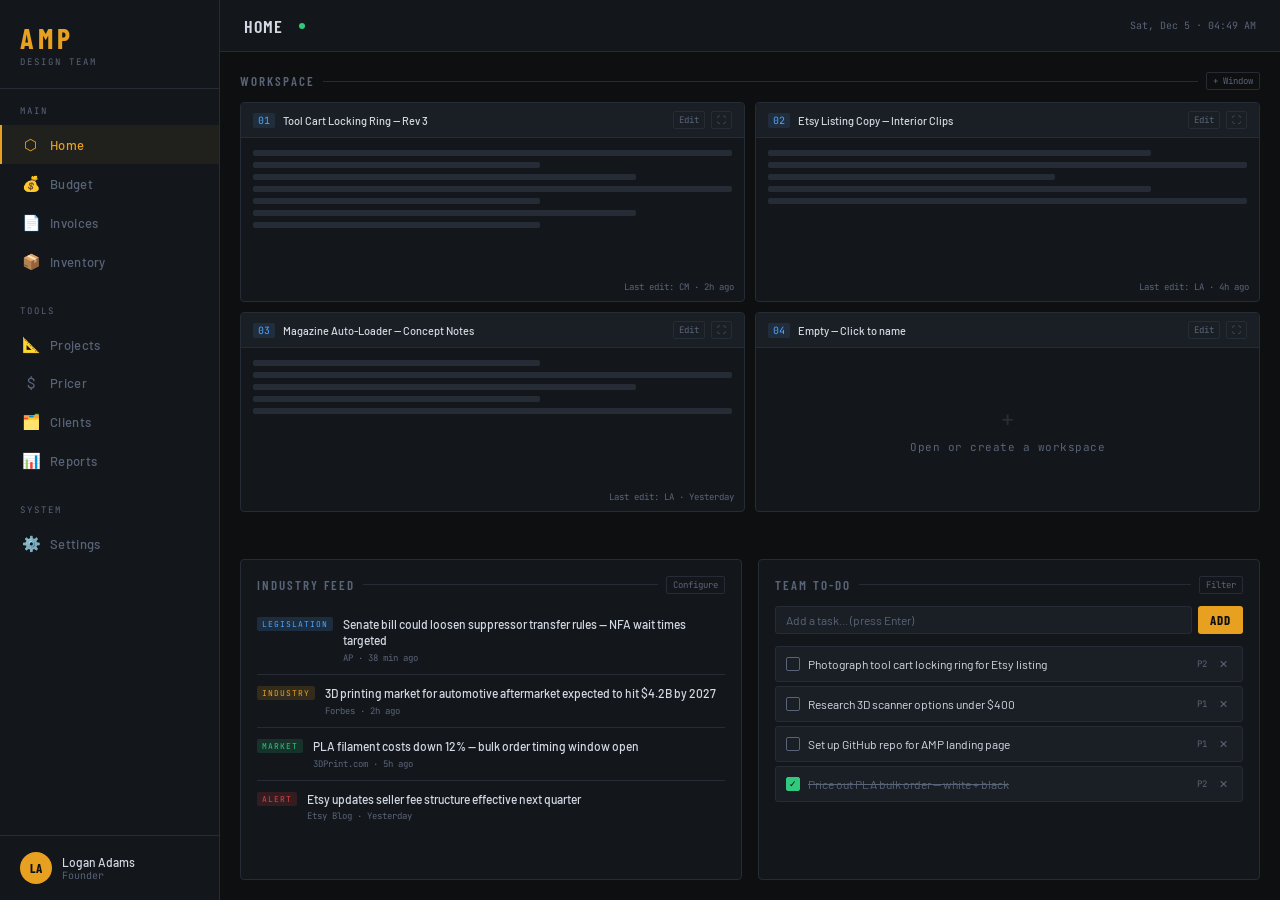
<file: index.html>
<!doctype html>
<html lang="en">
  <head>
    <meta charset="UTF-8" />
    <meta name="viewport" content="width=device-width, initial-scale=1.0" />
    <title>AMP Design Team — Dashboard</title>

    <!-- Fonts -->
    <link rel="preconnect" href="https://fonts.googleapis.com" />
    <link
      href="https://fonts.googleapis.com/css2?family=Barlow+Condensed:wght@400;600;700&family=JetBrains+Mono:wght@400;500&family=Barlow:wght@300;400;500&display=swap"
      rel="stylesheet"
    />

    <!-- Stylesheet -->
    <link rel="stylesheet" href="style.css" />
  </head>
  <body>
    <div class="shell">
      <!-- ── SIDEBAR ── -->
      <nav class="nav">
        <div class="nav-logo">
          <div class="amp">AMP</div>
          <div class="sub">Design Team</div>
        </div>

        <div class="nav-section">
          <div class="nav-label">Main</div>
          <a class="nav-item active"><span class="icon">⬡</span> Home</a>
          <a class="nav-item"><span class="icon">💰</span> Budget</a>
          <a class="nav-item"><span class="icon">📄</span> Invoices</a>
          <a class="nav-item"><span class="icon">📦</span> Inventory</a>
        </div>

        <div class="nav-section">
          <div class="nav-label">Tools</div>
          <a class="nav-item"><span class="icon">📐</span> Projects</a>
          <a href="part-pricer/pricer.html" class="nav-item"
            ><span class="icon">$</span> Pricer</a
          >
          <a class="nav-item"><span class="icon">🗂️</span> Clients</a>
          <a class="nav-item"><span class="icon">📊</span> Reports</a>
        </div>

        <div class="nav-section">
          <div class="nav-label">System</div>
          <a class="nav-item"><span class="icon">⚙️</span> Settings</a>
        </div>

        <div class="nav-bottom">
          <div class="avatar">LA</div>
          <div class="nav-user">
            <div class="name">Logan Adams</div>
            <div class="role">Founder</div>
          </div>
        </div>
      </nav>

      <!-- ── MAIN CONTENT ── -->
      <div class="main">
        <div class="topbar">
          <div class="topbar-title">HOME</div>
          <div class="topbar-dot"></div>
          <div class="topbar-date" id="clock"></div>
        </div>

        <div class="content">
          <!-- WORKSPACE WINDOWS -->
          <div class="workspace-panel">
            <div class="section-head">
              <h2>Workspace</h2>
              <div class="line"></div>
              <div class="pill">+ Window</div>
            </div>

            <div class="workspace-grid" id="workspaceGrid">
              <div class="workspace-window">
                <div class="win-header">
                  <span class="win-num">01</span>
                  <span class="win-title">Tool Cart Locking Ring — Rev 3</span>
                  <div class="win-controls">
                    <div class="win-btn">Edit</div>
                    <div class="win-btn">⛶</div>
                  </div>
                </div>
                <div class="win-body active">
                  <div class="fake-doc">
                    <div class="fake-line"></div>
                    <div class="fake-line short"></div>
                    <div class="fake-line med"></div>
                    <div class="fake-line"></div>
                    <div class="fake-line short"></div>
                    <div class="fake-line med"></div>
                    <div class="fake-line short"></div>
                  </div>
                </div>
                <div class="last-edit">Last edit: CM · 2h ago</div>
              </div>

              <div class="workspace-window">
                <div class="win-header">
                  <span class="win-num">02</span>
                  <span class="win-title"
                    >Etsy Listing Copy — Interior Clips</span
                  >
                  <div class="win-controls">
                    <div class="win-btn">Edit</div>
                    <div class="win-btn">⛶</div>
                  </div>
                </div>
                <div class="win-body active">
                  <div class="fake-doc">
                    <div class="fake-line med"></div>
                    <div class="fake-line"></div>
                    <div class="fake-line short"></div>
                    <div class="fake-line med"></div>
                    <div class="fake-line"></div>
                  </div>
                </div>
                <div class="last-edit">Last edit: LA · 4h ago</div>
              </div>

              <div class="workspace-window">
                <div class="win-header">
                  <span class="win-num">03</span>
                  <span class="win-title"
                    >Magazine Auto-Loader — Concept Notes</span
                  >
                  <div class="win-controls">
                    <div class="win-btn">Edit</div>
                    <div class="win-btn">⛶</div>
                  </div>
                </div>
                <div class="win-body active">
                  <div class="fake-doc">
                    <div class="fake-line short"></div>
                    <div class="fake-line"></div>
                    <div class="fake-line med"></div>
                    <div class="fake-line short"></div>
                    <div class="fake-line"></div>
                  </div>
                </div>
                <div class="last-edit">Last edit: LA · Yesterday</div>
              </div>

              <div class="workspace-window">
                <div class="win-header">
                  <span class="win-num">04</span>
                  <span class="win-title" contenteditable="true"
                    >Empty — Click to name</span
                  >
                  <div class="win-controls">
                    <div class="win-btn">Edit</div>
                    <div class="win-btn">⛶</div>
                  </div>
                </div>
                <div class="win-body empty">
                  <span class="win-empty-icon">+</span>
                  <span>Open or create a workspace</span>
                </div>
              </div>
            </div>
          </div>

          <!-- INDUSTRY NEWS FEED -->
          <div class="bottom-left card">
            <div class="section-head">
              <h2>Industry Feed</h2>
              <div class="line"></div>
              <div class="pill">Configure</div>
            </div>

            <div class="news-feed">
              <div class="news-item">
                <div class="news-tag tag-law">Legislation</div>
                <div class="news-content">
                  <div class="news-title">
                    Senate bill could loosen suppressor transfer rules — NFA
                    wait times targeted
                  </div>
                  <div class="news-meta">AP · 38 min ago</div>
                </div>
              </div>

              <div class="news-item">
                <div class="news-tag tag-industry">Industry</div>
                <div class="news-content">
                  <div class="news-title">
                    3D printing market for automotive aftermarket expected to
                    hit $4.2B by 2027
                  </div>
                  <div class="news-meta">Forbes · 2h ago</div>
                </div>
              </div>

              <div class="news-item">
                <div class="news-tag tag-market">Market</div>
                <div class="news-content">
                  <div class="news-title">
                    PLA filament costs down 12% — bulk order timing window open
                  </div>
                  <div class="news-meta">3DPrint.com · 5h ago</div>
                </div>
              </div>

              <div class="news-item">
                <div class="news-tag tag-alert">Alert</div>
                <div class="news-content">
                  <div class="news-title">
                    Etsy updates seller fee structure effective next quarter
                  </div>
                  <div class="news-meta">Etsy Blog · Yesterday</div>
                </div>
              </div>
            </div>
          </div>

          <!-- TEAM TO-DO -->
          <div class="bottom-right card">
            <div class="section-head">
              <h2>Team To-Do</h2>
              <div class="line"></div>
              <div class="pill">Filter</div>
            </div>

            <div class="todo-input-row">
              <input
                class="todo-input"
                id="todoInput"
                type="text"
                placeholder="Add a task... (press Enter)"
              />
              <button class="todo-add-btn" onclick="addTodo()">ADD</button>
            </div>

            <div class="todo-list" id="todoList">
              <!-- Populated by app.js -->
            </div>
          </div>
        </div>
      </div>
    </div>

    <!-- JavaScript -->
    <script src="app.js"></script>
  </body>
</html>
</file>
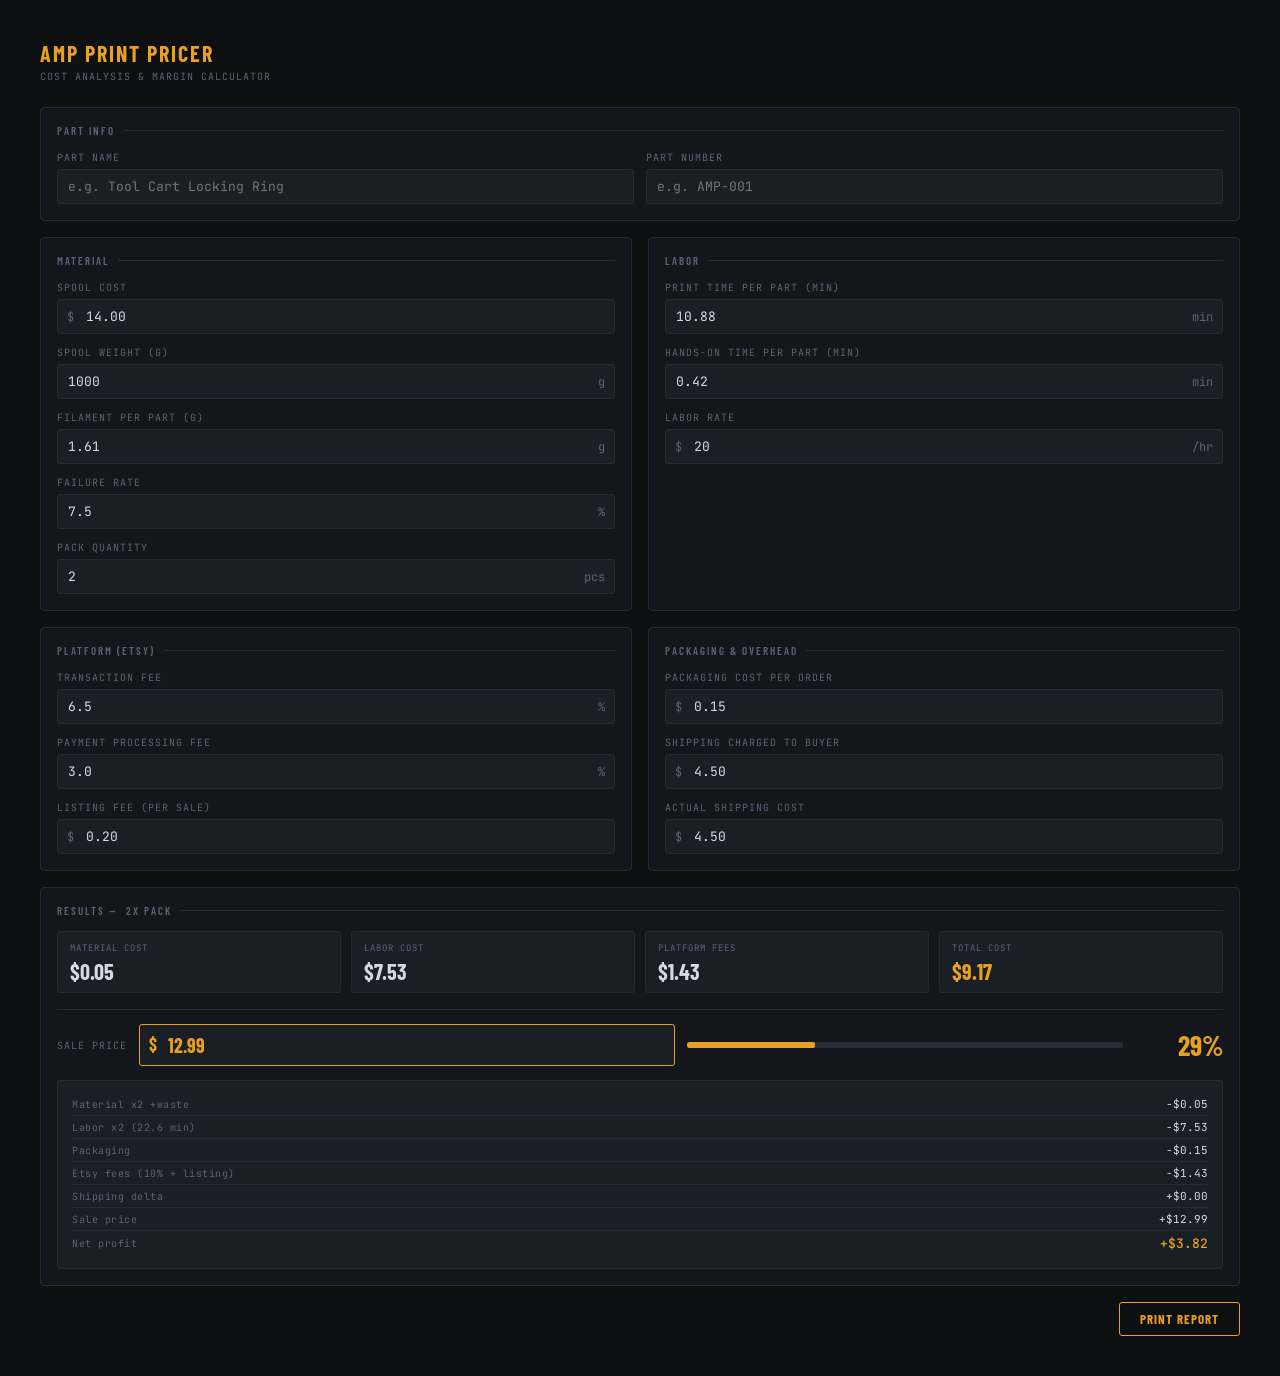
<file: part-pricer/pricer.html>
<!DOCTYPE html>
<html lang="en">
<head>
<meta charset="UTF-8"/>
<meta name="viewport" content="width=device-width, initial-scale=1.0"/>
<title>AMP Print Pricer</title>
<link href="https://fonts.googleapis.com/css2?family=Barlow+Condensed:wght@400;600;700&family=JetBrains+Mono:wght@400;500&family=Barlow:wght@300;400;500&display=swap" rel="stylesheet"/>
<link rel="stylesheet" href="pricer.css"/>
</head>
<body>

<div class="no-print">
<h1>AMP Print Pricer</h1>
<div class="sub">Cost analysis & margin calculator</div>

<div class="print-card">
  <div class="card-title">Part info</div>
  <div class="print-fields">
    <div class="field" style="margin-bottom:0">
      <label>Part name</label>
      <input type="text" id="partName" placeholder="e.g. Tool Cart Locking Ring" oninput="calc()"/>
    </div>
    <div class="field" style="margin-bottom:0">
      <label>Part number</label>
      <input type="text" id="partNumber" placeholder="e.g. AMP-001" oninput="calc()"/>
    </div>
  </div>
</div>

<div class="grid">
  <div class="card">
    <div class="card-title">Material</div>
    <div class="field">
      <label>Spool cost</label>
      <div class="input-wrap"><span class="prefix">$</span><input type="number" id="spoolCost" value="14.00" step="0.01" oninput="calc()"/></div>
    </div>
    <div class="field">
      <label>Spool weight (g)</label>
      <div class="input-wrap"><input type="number" id="spoolWeight" value="1000" step="1" class="no-prefix has-suffix-short"/><span class="suffix">g</span></div>
    </div>
    <div class="field">
      <label>Filament per part (g)</label>
      <div class="input-wrap"><input type="number" id="filamentPerPart" value="1.61" step="0.01" class="no-prefix has-suffix-short"/><span class="suffix">g</span></div>
    </div>
    <div class="field">
      <label>Failure rate</label>
      <div class="input-wrap"><input type="number" id="failureRate" value="7.5" step="0.5" class="no-prefix has-suffix-short"/><span class="suffix">%</span></div>
    </div>
    <div class="field">
      <label>Pack quantity</label>
      <div class="input-wrap"><input type="number" id="packQty" value="2" step="1" min="1" class="no-prefix has-suffix-short" oninput="calc()"/><span class="suffix">pcs</span></div>
    </div>
  </div>

  <div class="card">
    <div class="card-title">Labor</div>
    <div class="field">
      <label>Print time per part (min)</label>
      <div class="input-wrap"><input type="number" id="printTime" value="10.88" step="0.1" class="no-prefix has-suffix-short"/><span class="suffix">min</span></div>
    </div>
    <div class="field">
      <label>Hands-on time per part (min)</label>
      <div class="input-wrap"><input type="number" id="handTime" value="0.42" step="0.01" class="no-prefix has-suffix-short"/><span class="suffix">min</span></div>
    </div>
    <div class="field">
      <label>Labor rate</label>
      <div class="input-wrap"><span class="prefix">$</span><input type="number" id="laborRate" value="20" step="1" class="has-suffix" oninput="calc()"/><span class="suffix">/hr</span></div>
    </div>
  </div>

  <div class="card">
    <div class="card-title">Platform (Etsy)</div>
    <div class="field">
      <label>Transaction fee</label>
      <div class="input-wrap"><input type="number" id="txFee" value="6.5" step="0.1" class="no-prefix has-suffix-short"/><span class="suffix">%</span></div>
    </div>
    <div class="field">
      <label>Payment processing fee</label>
      <div class="input-wrap"><input type="number" id="payFee" value="3.0" step="0.1" class="no-prefix has-suffix-short"/><span class="suffix">%</span></div>
    </div>
    <div class="field">
      <label>Listing fee (per sale)</label>
      <div class="input-wrap"><span class="prefix">$</span><input type="number" id="listingFee" value="0.20" step="0.01" oninput="calc()"/></div>
    </div>
  </div>

  <div class="card">
    <div class="card-title">Packaging & overhead</div>
    <div class="field">
      <label>Packaging cost per order</label>
      <div class="input-wrap"><span class="prefix">$</span><input type="number" id="packagingCost" value="0.15" step="0.01" oninput="calc()"/></div>
    </div>
    <div class="field">
      <label>Shipping charged to buyer</label>
      <div class="input-wrap"><span class="prefix">$</span><input type="number" id="shippingCharged" value="4.50" step="0.25" oninput="calc()"/></div>
    </div>
    <div class="field">
      <label>Actual shipping cost</label>
      <div class="input-wrap"><span class="prefix">$</span><input type="number" id="shippingActual" value="4.50" step="0.25" oninput="calc()"/></div>
    </div>
  </div>
</div>

<div class="results">
  <div class="results-title">Results — <span id="packLabel">2x pack</span></div>
  <div class="results-grid">
    <div class="metric"><div class="metric-label">Material cost</div><div class="metric-value" id="rMaterial">—</div></div>
    <div class="metric"><div class="metric-label">Labor cost</div><div class="metric-value" id="rLabor">—</div></div>
    <div class="metric"><div class="metric-label">Platform fees</div><div class="metric-value" id="rFees">—</div></div>
    <div class="metric"><div class="metric-label">Total cost</div><div class="metric-value accent" id="rTotal">—</div></div>
  </div>

  <div class="price-row">
    <div class="price-label">Sale price</div>
    <div class="price-input-wrap"><span class="price-prefix">$</span><input type="number" id="salePrice" value="12.99" step="0.01" oninput="calc()"/></div>
    <div style="display:flex;align-items:center;gap:10px;flex:1;justify-content:flex-end">
      <div class="margin-bar-wrap"><div class="margin-bar" id="marginBar"></div></div>
      <div class="margin-display" id="marginDisplay">—</div>
    </div>
  </div>

  <div class="breakdown" id="breakdown"></div>
</div>

<div style="display:flex;justify-content:flex-end">
  <button class="print-btn no-print" onclick="printReport()">Print report</button>
</div>
</div>

<div class="print-only" id="printReport"></div>

<script src="pricer.js"></script>
</body>
</html>
</file>
<file: style.css>
*, *::before, *::after {
  box-sizing: border-box;
  margin: 0;
  padding: 0;
}

/* ── CSS VARIABLES ── */
:root {
  --bg:       #0d0f11;
  --surface:  #13171c;
  --surface2: #1a1f26;
  --border:   #252c36;
  --accent:   #e8a020;
  --accent2:  #4da6ff;
  --danger:   #e84040;
  --success:  #30c97e;
  --text:     #d4dae4;
  --muted:    #5a6478;
  --nav-w:    220px;
}

/* ── BASE ── */
html, body {
  height: 100%;
  background: var(--bg);
  color: var(--text);
  font-family: 'Barlow', sans-serif;
  font-size: 14px;
  overflow: hidden;
}

/* ── LAYOUT ── */
.shell {
  display: flex;
  height: 100vh;
}

/* ── SCROLLBAR ── */
::-webkit-scrollbar { width: 4px; }
::-webkit-scrollbar-track { background: transparent; }
::-webkit-scrollbar-thumb { background: var(--border); border-radius: 2px; }

/* ── ANIMATIONS ── */
@keyframes pulse {
  0%, 100% { opacity: 1; }
  50%       { opacity: 0.4; }
}

@keyframes fadeUp {
  from { opacity: 0; transform: translateY(8px); }
  to   { opacity: 1; transform: translateY(0); }
}

/* ── SIDEBAR NAV ── */
.nav {
  width: var(--nav-w);
  background: var(--surface);
  border-right: 1px solid var(--border);
  display: flex;
  flex-direction: column;
  flex-shrink: 0;
}

.nav-logo {
  padding: 24px 20px 20px;
  border-bottom: 1px solid var(--border);
}

.nav-logo .amp {
  font-family: 'Barlow Condensed', sans-serif;
  font-size: 28px;
  font-weight: 700;
  letter-spacing: 4px;
  color: var(--accent);
  line-height: 1;
}

.nav-logo .sub {
  font-family: 'JetBrains Mono', monospace;
  font-size: 9px;
  letter-spacing: 2px;
  color: var(--muted);
  text-transform: uppercase;
  margin-top: 4px;
}

.nav-section {
  padding: 16px 0 8px;
}

.nav-label {
  font-family: 'JetBrains Mono', monospace;
  font-size: 9px;
  letter-spacing: 2px;
  color: var(--muted);
  padding: 0 20px 8px;
  text-transform: uppercase;
}

.nav-item {
  display: flex;
  align-items: center;
  gap: 10px;
  padding: 10px 20px;
  cursor: pointer;
  color: var(--muted);
  font-size: 13px;
  font-weight: 500;
  letter-spacing: 0.3px;
  border-left: 2px solid transparent;
  transition: all 0.15s;
  text-decoration: none;
}

.nav-item:hover {
  color: var(--text);
  background: var(--surface2);
}

.nav-item.active {
  color: var(--accent);
  border-left-color: var(--accent);
  background: rgba(232, 160, 32, 0.06);
}

.nav-item .icon {
  font-size: 15px;
  width: 18px;
  text-align: center;
}

.nav-item .badge {
  margin-left: auto;
  background: var(--danger);
  color: #fff;
  font-family: 'JetBrains Mono', monospace;
  font-size: 9px;
  padding: 1px 5px;
  border-radius: 2px;
}

.nav-bottom {
  margin-top: auto;
  border-top: 1px solid var(--border);
  padding: 16px 20px;
  display: flex;
  align-items: center;
  gap: 10px;
}

.avatar {
  width: 32px;
  height: 32px;
  border-radius: 50%;
  background: var(--accent);
  display: flex;
  align-items: center;
  justify-content: center;
  font-family: 'Barlow Condensed', sans-serif;
  font-weight: 700;
  font-size: 13px;
  color: var(--bg);
  flex-shrink: 0;
}

.nav-user .name {
  font-size: 12px;
  font-weight: 500;
  color: var(--text);
}

.nav-user .role {
  font-size: 10px;
  color: var(--muted);
  font-family: 'JetBrains Mono', monospace;
}

/* ── MAIN AREA ── */
.main {
  flex: 1;
  display: flex;
  flex-direction: column;
  overflow: hidden;
}

.topbar {
  height: 52px;
  border-bottom: 1px solid var(--border);
  display: flex;
  align-items: center;
  padding: 0 24px;
  gap: 16px;
  background: var(--surface);
  flex-shrink: 0;
}

.topbar-title {
  font-family: 'Barlow Condensed', sans-serif;
  font-size: 18px;
  font-weight: 600;
  letter-spacing: 1px;
  color: var(--text);
}

.topbar-date {
  font-family: 'JetBrains Mono', monospace;
  font-size: 10px;
  color: var(--muted);
  margin-left: auto;
}

.topbar-dot {
  width: 6px;
  height: 6px;
  border-radius: 50%;
  background: var(--success);
  animation: pulse 2s infinite;
}

/* ── CONTENT GRID ── */
.content {
  flex: 1;
  overflow-y: auto;
  padding: 20px;
  display: grid;
  gap: 16px;
  grid-template-columns: 1fr 1fr;
  grid-template-rows: auto auto;
}

/* ── SECTION HEADERS ── */
.section-head {
  display: flex;
  align-items: center;
  gap: 8px;
  margin-bottom: 12px;
}

.section-head h2 {
  font-family: 'Barlow Condensed', sans-serif;
  font-size: 13px;
  font-weight: 600;
  letter-spacing: 2px;
  text-transform: uppercase;
  color: var(--muted);
}

.section-head .line {
  flex: 1;
  height: 1px;
  background: var(--border);
}

.section-head .pill {
  font-family: 'JetBrains Mono', monospace;
  font-size: 9px;
  padding: 2px 6px;
  border: 1px solid var(--border);
  border-radius: 2px;
  color: var(--muted);
  cursor: pointer;
  transition: all 0.15s;
}

.section-head .pill:hover {
  border-color: var(--accent);
  color: var(--accent);
}

/* ── CARD ── */
.card {
  background: var(--surface);
  border: 1px solid var(--border);
  border-radius: 4px;
  padding: 16px;
  animation: fadeUp 0.3s ease both;
}

.card:nth-child(2) { animation-delay: 0.05s; }
.card:nth-child(3) { animation-delay: 0.10s; }

/* ── WORKSPACE PANEL ── */
.workspace-panel {
  grid-column: 1 / -1;
}

.workspace-grid {
  display: grid;
  grid-template-columns: 1fr 1fr;
  gap: 10px;
}

.workspace-window {
  background: var(--surface);
  border: 1px solid var(--border);
  border-radius: 4px;
  height: 200px;
  display: flex;
  flex-direction: column;
  overflow: hidden;
  transition: border-color 0.2s;
  position: relative;
  animation: fadeUp 0.3s ease both;
}

.workspace-window:hover {
  border-color: var(--accent2);
}

.win-header {
  display: flex;
  align-items: center;
  padding: 8px 12px;
  border-bottom: 1px solid var(--border);
  background: var(--surface2);
  gap: 8px;
  flex-shrink: 0;
}

.win-num {
  font-family: 'JetBrains Mono', monospace;
  font-size: 10px;
  color: var(--accent2);
  background: rgba(77, 166, 255, 0.1);
  padding: 1px 5px;
  border-radius: 2px;
}

.win-title {
  font-size: 11px;
  font-weight: 500;
  color: var(--text);
  flex: 1;
}

.win-controls {
  display: flex;
  gap: 6px;
}

.win-btn {
  font-family: 'JetBrains Mono', monospace;
  font-size: 9px;
  color: var(--muted);
  cursor: pointer;
  padding: 2px 5px;
  border: 1px solid var(--border);
  border-radius: 2px;
  transition: all 0.15s;
}

.win-btn:hover {
  color: var(--text);
  border-color: var(--muted);
}

.win-body {
  flex: 1;
  padding: 12px;
  display: flex;
  align-items: center;
  justify-content: center;
  color: var(--muted);
  font-size: 11px;
  font-family: 'JetBrains Mono', monospace;
  text-align: center;
  letter-spacing: 0.5px;
}

.win-body.active {
  align-items: flex-start;
  justify-content: flex-start;
}

/* Empty window state */
.win-body.empty {
  flex-direction: column;
  gap: 6px;
}

.win-empty-icon {
  font-size: 22px;
  opacity: 0.3;
}

/* Fake document placeholder lines */
.fake-doc { width: 100%; }

.fake-line {
  height: 6px;
  background: var(--border);
  border-radius: 2px;
  margin-bottom: 6px;
}

.fake-line.short { width: 60%; }
.fake-line.med   { width: 80%; }

.last-edit {
  position: absolute;
  bottom: 8px;
  right: 10px;
  font-family: 'JetBrains Mono', monospace;
  font-size: 9px;
  color: var(--muted);
}

/* ── BOTTOM PANELS ── */
.bottom-left,
.bottom-right {
  display: flex;
  flex-direction: column;
}

/* ── NEWS FEED ── */
.news-feed {
  flex: 1;
}

.news-item {
  display: flex;
  gap: 10px;
  padding: 10px 0;
  border-bottom: 1px solid var(--border);
  cursor: pointer;
  transition: all 0.15s;
}

.news-item:hover .news-title {
  color: var(--accent);
}

.news-item:last-child {
  border-bottom: none;
}

.news-tag {
  font-family: 'JetBrains Mono', monospace;
  font-size: 8px;
  letter-spacing: 1px;
  padding: 2px 5px;
  border-radius: 2px;
  text-transform: uppercase;
  flex-shrink: 0;
  align-self: flex-start;
  margin-top: 1px;
}

.tag-law      { background: rgba(77,  166, 255, 0.15); color: var(--accent2);  }
.tag-market   { background: rgba(48,  201, 126, 0.15); color: var(--success);  }
.tag-alert    { background: rgba(232,  64,  64, 0.15); color: var(--danger);   }
.tag-industry { background: rgba(232, 160,  32, 0.15); color: var(--accent);   }

.news-content {
  flex: 1;
}

.news-title {
  font-size: 12px;
  font-weight: 500;
  color: var(--text);
  line-height: 1.4;
  margin-bottom: 3px;
  transition: color 0.15s;
}

.news-meta {
  font-family: 'JetBrains Mono', monospace;
  font-size: 9px;
  color: var(--muted);
}

/* ── TO-DO ── */
.todo-input-row {
  display: flex;
  gap: 6px;
  margin-bottom: 12px;
}

.todo-input {
  flex: 1;
  background: var(--surface2);
  border: 1px solid var(--border);
  border-radius: 3px;
  padding: 6px 10px;
  color: var(--text);
  font-size: 12px;
  font-family: 'Barlow', sans-serif;
  outline: none;
  transition: border-color 0.15s;
}

.todo-input:focus {
  border-color: var(--accent);
}

.todo-input::placeholder {
  color: var(--muted);
}

.todo-add-btn {
  background: var(--accent);
  border: none;
  border-radius: 3px;
  padding: 6px 12px;
  color: var(--bg);
  font-family: 'Barlow Condensed', sans-serif;
  font-size: 13px;
  font-weight: 700;
  letter-spacing: 1px;
  cursor: pointer;
  transition: opacity 0.15s;
}

.todo-add-btn:hover {
  opacity: 0.85;
}

.todo-list {
  display: flex;
  flex-direction: column;
  gap: 4px;
}

.todo-item {
  display: flex;
  align-items: center;
  gap: 8px;
  padding: 8px 10px;
  background: var(--surface2);
  border: 1px solid var(--border);
  border-radius: 3px;
  transition: all 0.15s;
}

.todo-item:hover {
  background: #1e2530;
}

.todo-cb {
  width: 14px;
  height: 14px;
  border: 1px solid var(--muted);
  border-radius: 2px;
  cursor: pointer;
  flex-shrink: 0;
  display: flex;
  align-items: center;
  justify-content: center;
  transition: all 0.15s;
}

.todo-item.done .todo-cb {
  background: var(--success);
  border-color: var(--success);
}

.todo-item.done .todo-cb::after {
  content: '✓';
  font-size: 9px;
  color: var(--bg);
}

.todo-text {
  flex: 1;
  font-size: 12px;
  color: var(--text);
  transition: all 0.15s;
}

.todo-item.done .todo-text {
  text-decoration: line-through;
  color: var(--muted);
}

.todo-who {
  font-family: 'JetBrains Mono', monospace;
  font-size: 9px;
  color: var(--muted);
  flex-shrink: 0;
}

.todo-del {
  font-size: 11px;
  color: var(--muted);
  cursor: pointer;
  padding: 2px 4px;
  border-radius: 2px;
  transition: all 0.15s;
  flex-shrink: 0;
}

.todo-del:hover {
  color: var(--danger);
  background: rgba(232, 64, 64, 0.1);
}
</file>
<file: part-pricer/pricer.css>
*,*::before,*::after{box-sizing:border-box;margin:0;padding:0}

/* ── CSS VARIABLES ── */
:root{
  --bg:#0d0f11;
  --surface:#13171c;
  --surface2:#1a1f26;
  --border:#252c36;
  --accent:#e8a020;
  --accent2:#4da6ff;
  --success:#30c97e;
  --danger:#e84040;
  --text:#d4dae4;
  --muted:#5a6478;
}

/* ── BASE ── */
html,body{
  background:var(--bg);
  color:var(--text);
  font-family:'Barlow',sans-serif;
  font-size:14px;
  min-height:100vh;
  padding:20px;
}

/* ── HEADINGS ── */
h1{
  font-family:'Barlow Condensed',sans-serif;
  font-size:22px;
  font-weight:700;
  letter-spacing:2px;
  color:var(--accent);
  text-transform:uppercase;
  margin-bottom:4px;
}

.sub{
  font-family:'JetBrains Mono',monospace;
  font-size:10px;
  color:var(--muted);
  letter-spacing:1px;
  text-transform:uppercase;
  margin-bottom:24px;
}

/* ── LAYOUT ── */
.grid{
  display:grid;
  grid-template-columns:1fr 1fr;
  gap:16px;
  margin-bottom:16px;
}

/* ── CARDS ── */
.card,
.print-card,
.results{
  background:var(--surface);
  border:1px solid var(--border);
  border-radius:4px;
  padding:16px;
}

.print-card{margin-bottom:16px;}
.results{margin-bottom:16px;}

.card-title,
.results-title{
  font-family:'Barlow Condensed',sans-serif;
  font-size:11px;
  font-weight:600;
  letter-spacing:2px;
  text-transform:uppercase;
  color:var(--muted);
  margin-bottom:14px;
  display:flex;
  align-items:center;
  gap:8px;
}

.card-title::after,
.results-title::after{
  content:'';
  flex:1;
  height:1px;
  background:var(--border);
}

/* ── FIELDS ── */
.field{margin-bottom:12px;}
.field:last-child{margin-bottom:0;}

label{
  display:block;
  font-family:'JetBrains Mono',monospace;
  font-size:10px;
  color:var(--muted);
  letter-spacing:1px;
  margin-bottom:5px;
  text-transform:uppercase;
}

/* ── INPUTS ── */
.input-wrap{
  position:relative;
  display:flex;
  align-items:center;
}

.prefix{
  position:absolute;
  left:10px;
  font-family:'JetBrains Mono',monospace;
  font-size:12px;
  color:var(--muted);
  pointer-events:none;
}

.suffix{
  position:absolute;
  right:10px;
  font-family:'JetBrains Mono',monospace;
  font-size:12px;
  color:var(--muted);
  pointer-events:none;
}

input[type=number],
input[type=text]{
  width:100%;
  background:var(--surface2);
  border:1px solid var(--border);
  border-radius:3px;
  color:var(--text);
  font-family:'JetBrains Mono',monospace;
  font-size:13px;
  outline:none;
  transition:border-color 0.15s;
  -moz-appearance:textfield;
}

input[type=number]{padding:8px 32px 8px 28px;}
input[type=text]{padding:8px 10px;}

input[type=number]:focus,
input[type=text]:focus{border-color:var(--accent);}

input[type=number]::-webkit-outer-spin-button,
input[type=number]::-webkit-inner-spin-button{-webkit-appearance:none;}

input.no-prefix{padding-left:10px;}
input.has-suffix{padding-right:52px;padding-left:28px;}
input.has-suffix-short{padding-right:32px;padding-left:10px;}

/* ── PART INFO GRID ── */
.print-fields{
  display:grid;
  grid-template-columns:1fr 1fr;
  gap:12px;
}

/* ── RESULTS ── */
.results-grid{
  display:grid;
  grid-template-columns:repeat(4,1fr);
  gap:10px;
  margin-bottom:16px;
}

.metric{
  background:var(--surface2);
  border:1px solid var(--border);
  border-radius:3px;
  padding:10px 12px;
}

.metric-label{
  font-family:'JetBrains Mono',monospace;
  font-size:9px;
  color:var(--muted);
  letter-spacing:1px;
  text-transform:uppercase;
  margin-bottom:6px;
}

.metric-value{
  font-family:'Barlow Condensed',sans-serif;
  font-size:22px;
  font-weight:700;
  color:var(--text);
  line-height:1;
}

.metric-value.accent{color:var(--accent);}

/* ── SALE PRICE ROW ── */
.price-row{
  display:flex;
  align-items:center;
  gap:12px;
  padding-top:14px;
  border-top:1px solid var(--border);
  margin-bottom:14px;
}

.price-label{
  font-family:'JetBrains Mono',monospace;
  font-size:10px;
  color:var(--muted);
  letter-spacing:1px;
  text-transform:uppercase;
  white-space:nowrap;
}

.price-input-wrap{
  position:relative;
  display:flex;
  align-items:center;
  flex:1;
}

input#salePrice{
  width:100%;
  background:var(--surface2);
  border:1px solid var(--accent);
  border-radius:3px;
  padding:8px 10px 8px 28px;
  color:var(--accent);
  font-family:'Barlow Condensed',sans-serif;
  font-size:20px;
  font-weight:700;
  outline:none;
  -moz-appearance:textfield;
}

input#salePrice::-webkit-outer-spin-button,
input#salePrice::-webkit-inner-spin-button{-webkit-appearance:none;}

.price-prefix{
  position:absolute;
  left:10px;
  font-family:'Barlow Condensed',sans-serif;
  font-size:18px;
  font-weight:700;
  color:var(--accent);
  pointer-events:none;
}

/* ── MARGIN BAR ── */
.margin-display{
  font-family:'Barlow Condensed',sans-serif;
  font-size:28px;
  font-weight:700;
  min-width:90px;
  text-align:right;
}

.margin-bar-wrap{
  flex:1;
  background:var(--border);
  border-radius:2px;
  height:6px;
  overflow:hidden;
}

.margin-bar{
  height:6px;
  border-radius:2px;
  transition:width 0.2s,background 0.2s;
}

/* ── BREAKDOWN ── */
.breakdown{
  background:var(--surface2);
  border:1px solid var(--border);
  border-radius:3px;
  padding:12px 14px;
}

.breakdown-row{
  display:flex;
  justify-content:space-between;
  align-items:center;
  padding:4px 0;
}

.breakdown-row:not(:last-child){border-bottom:1px solid var(--border);}

.breakdown-label{
  color:var(--muted);
  font-family:'JetBrains Mono',monospace;
  font-size:10px;
  letter-spacing:0.5px;
}

.breakdown-val{
  font-family:'JetBrains Mono',monospace;
  font-size:11px;
  color:var(--text);
}

.breakdown-val.pos{color:var(--success);}
.breakdown-val.neg{color:var(--danger);}
.breakdown-val.total{color:var(--accent);font-size:13px;font-weight:500;}

/* ── PRINT BUTTON ── */
.print-btn{
  font-family:'Barlow Condensed',sans-serif;
  font-size:13px;
  font-weight:700;
  letter-spacing:1px;
  padding:8px 20px;
  border:1px solid var(--accent);
  border-radius:3px;
  background:transparent;
  color:var(--accent);
  cursor:pointer;
  transition:all 0.15s;
  text-transform:uppercase;
}

.print-btn:hover{background:rgba(232,160,32,0.08);}

/* ── PRINT MEDIA ── */
.print-only{display:none;}

@media print {
  body{background:#fff;color:#000;padding:0;font-family:'Barlow',sans-serif;}
  .no-print{display:none!important;}
  .print-only{display:block!important;}

  .pr-header{border-bottom:2px solid #000;padding-bottom:10px;margin-bottom:16px;}
  .pr-title{font-family:'Barlow Condensed',sans-serif;font-size:22px;font-weight:700;letter-spacing:2px;text-transform:uppercase;}
  .pr-meta{font-family:'JetBrains Mono',monospace;font-size:10px;color:#666;margin-top:4px;}

  .pr-section{margin-bottom:14px;}
  .pr-section-title{font-family:'JetBrains Mono',monospace;font-size:9px;letter-spacing:2px;text-transform:uppercase;color:#666;border-bottom:1px solid #ccc;padding-bottom:3px;margin-bottom:8px;}

  .pr-row{display:flex;justify-content:space-between;font-size:11px;padding:3px 0;border-bottom:1px solid #eee;}
  .pr-row:last-child{border-bottom:none;}
  .pr-label{color:#444;font-family:'JetBrains Mono',monospace;}
  .pr-val{font-family:'JetBrains Mono',monospace;font-weight:500;}

  .pr-total-row{display:flex;justify-content:space-between;font-size:13px;padding:6px 0;border-top:2px solid #000;margin-top:4px;font-weight:700;font-family:'Barlow Condensed',sans-serif;letter-spacing:1px;}
  .pr-margin-row{display:flex;justify-content:space-between;font-size:11px;padding:3px 0;font-family:'JetBrains Mono',monospace;}
}
</file>
